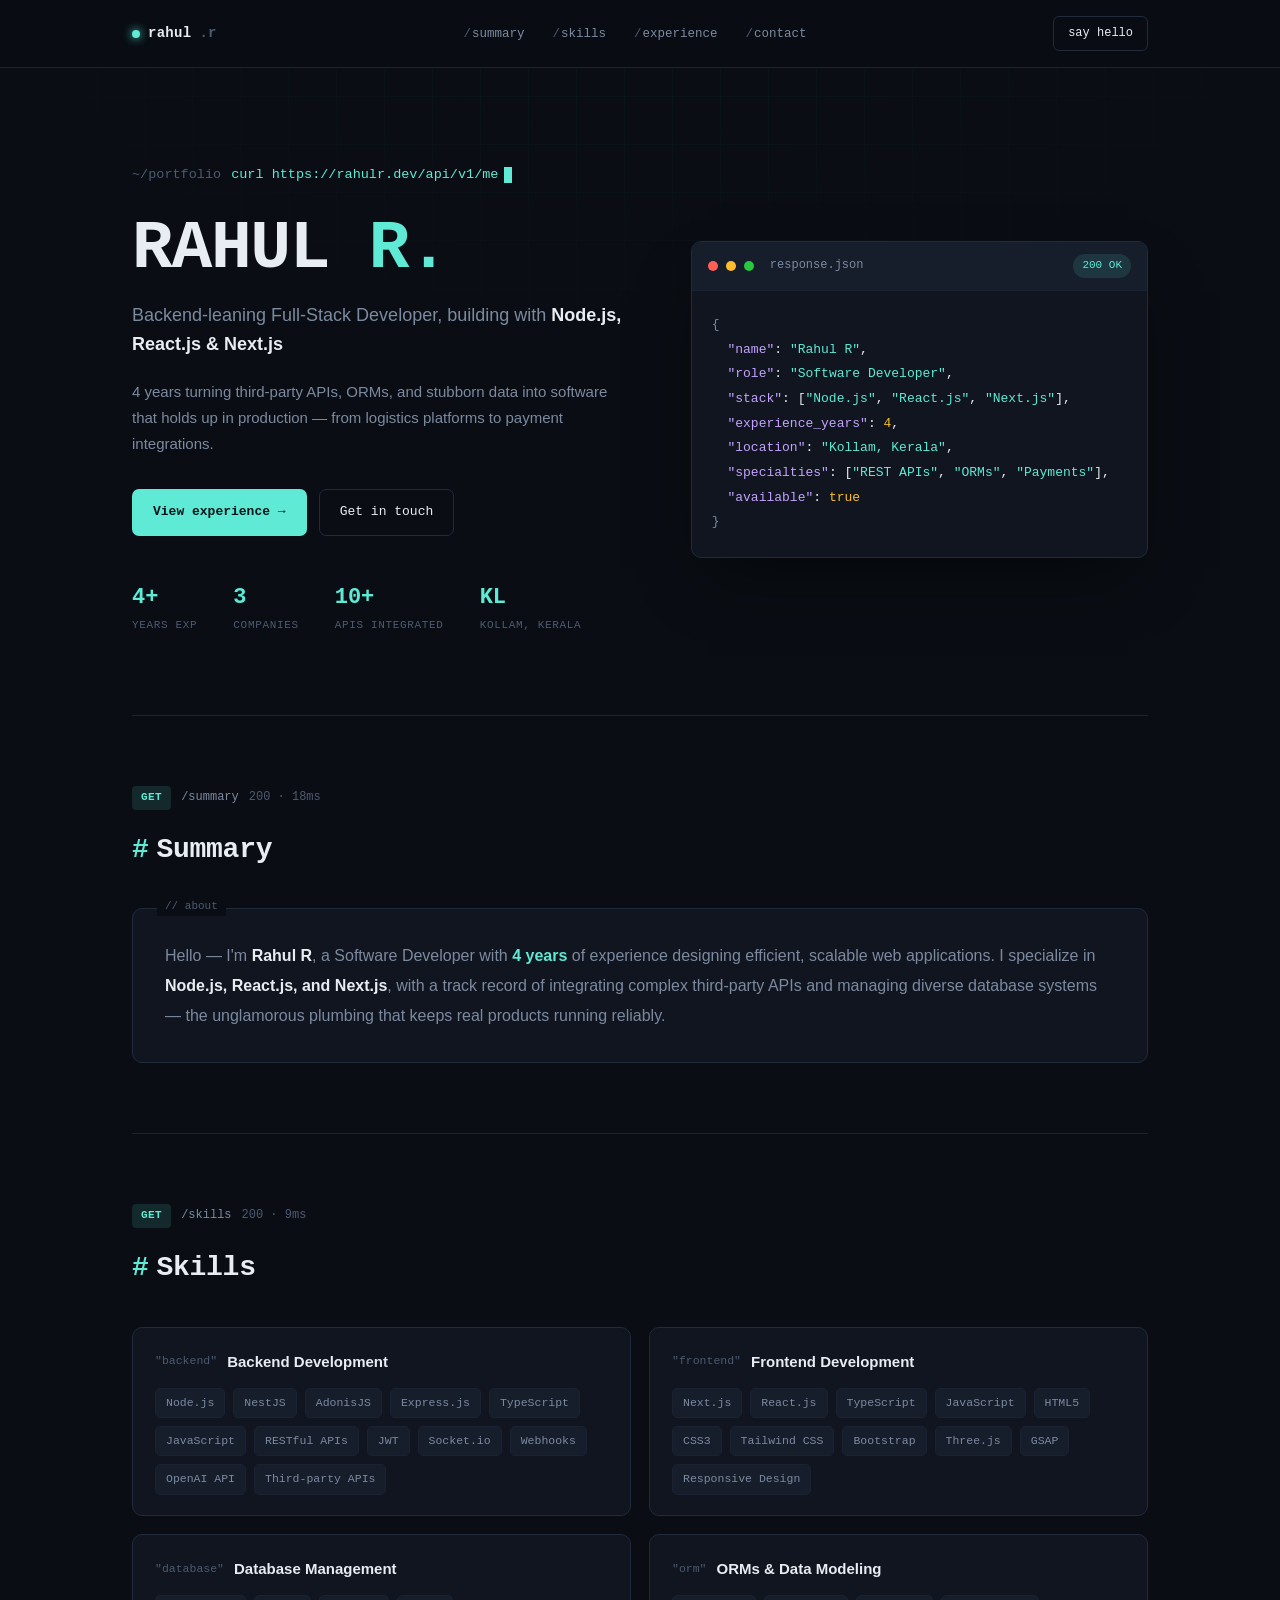
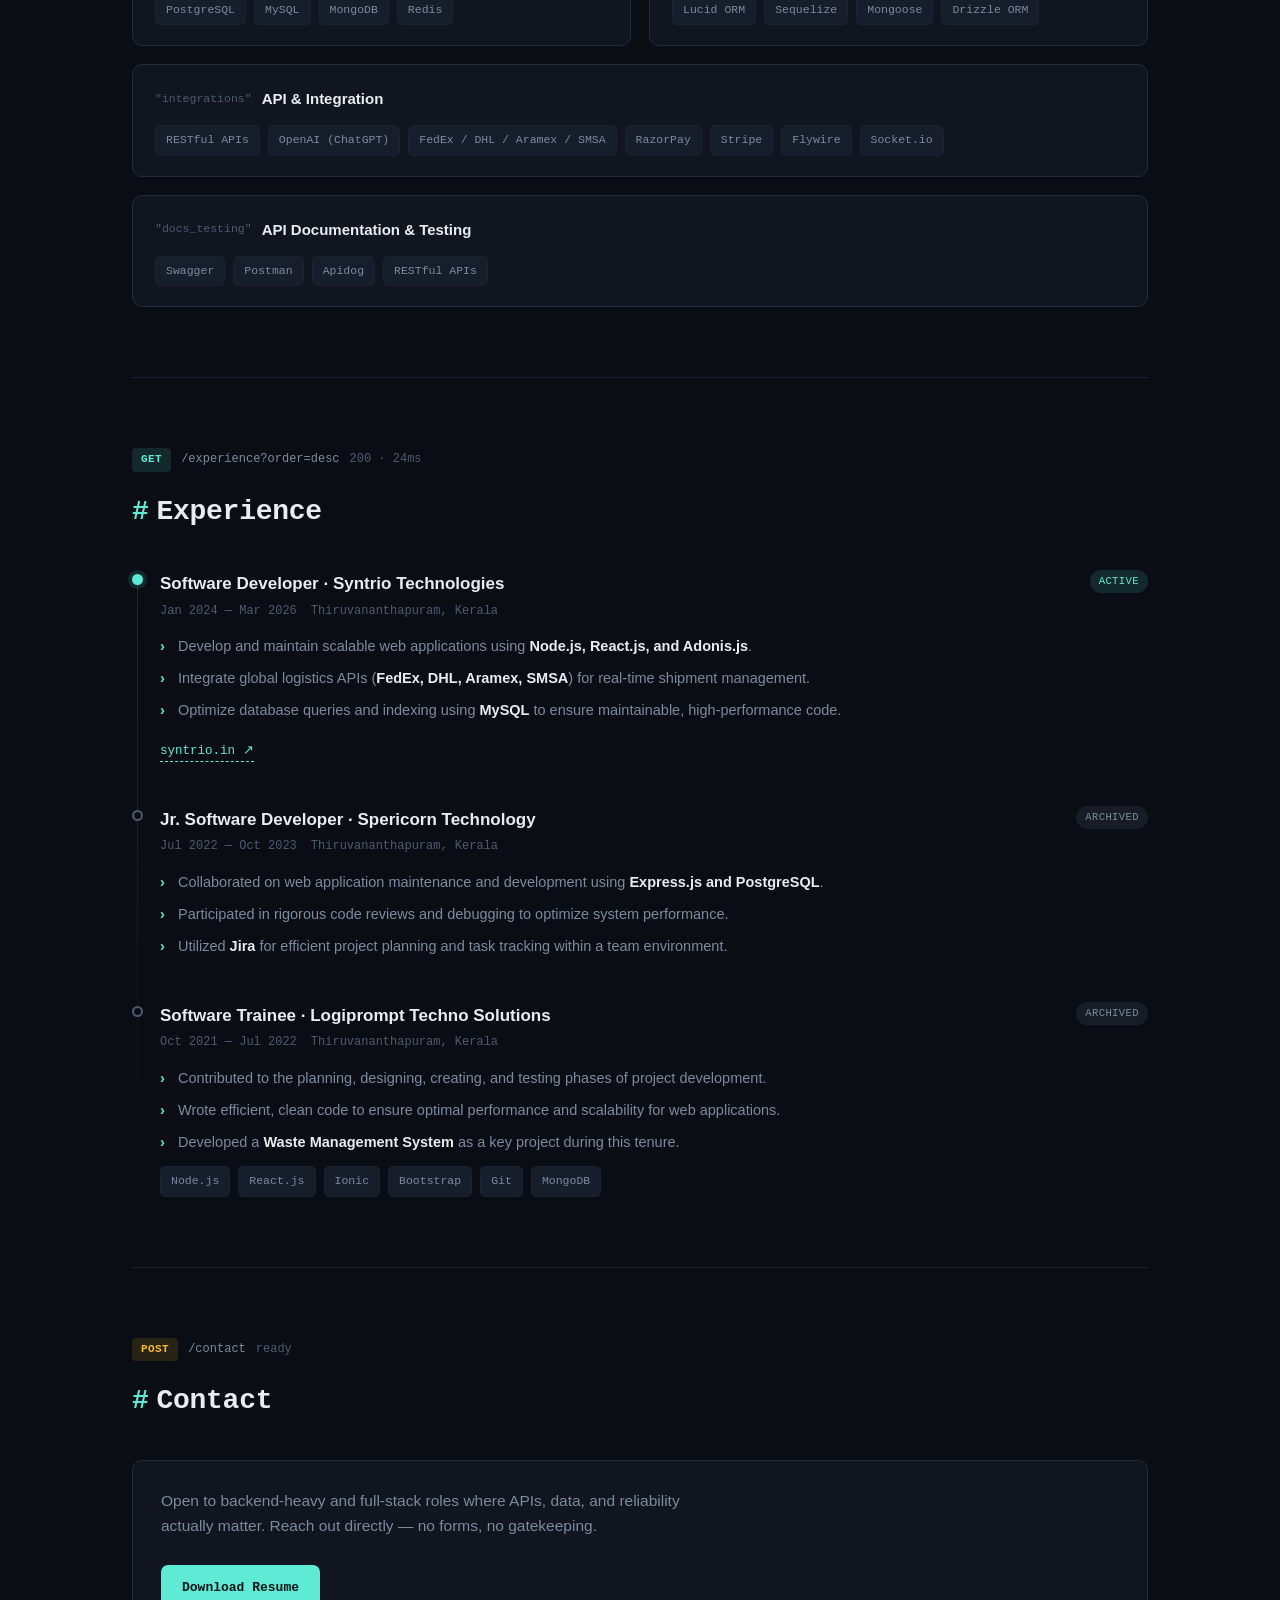
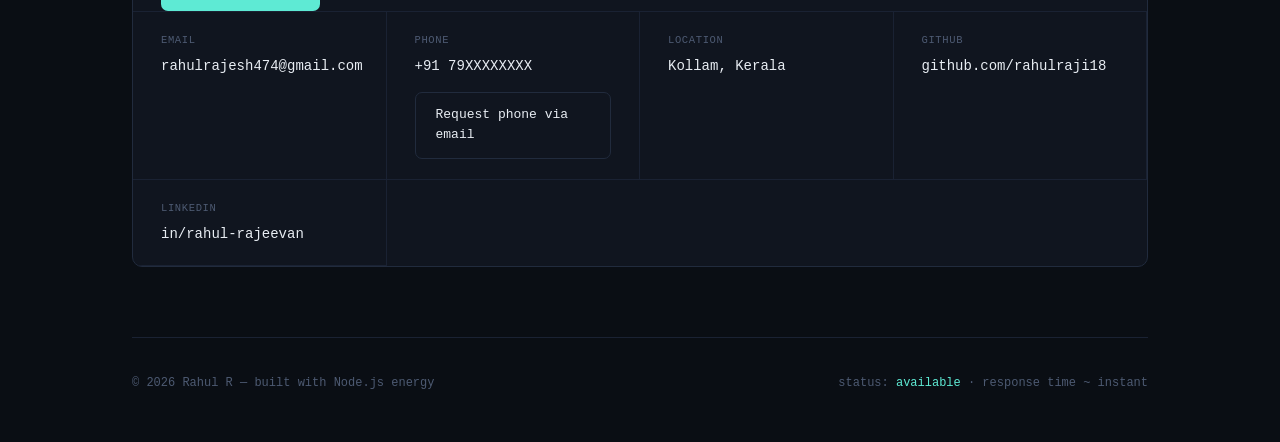
<file: index.html>
<link rel="stylesheet" href="public/styles.css">
</head>
<body>

<nav>
  <div class="nav-inner">
    <div class="logo"><span class="dot"></span>rahul<span style="color:var(--text-dimmer)">.r</span></div>
    <button class="nav-toggle" aria-expanded="false" aria-controls="nav-links">menu</button>
    <div class="nav-links" id="nav-links">
      <a class="path" href="#summary">summary</a>
      <a class="path" href="#skills">skills</a>
      <a class="path" href="#experience">experience</a>
      <a class="path" href="#contact">contact</a>
    </div>
    <a class="nav-cta" href="mailto:rahulrajesh474@gmail.com">say hello</a>
  </div>
</nav>

<div class="wrap">
  <header class="hero">
    <div class="hero-grid">
      <div>
        <div class="terminal-line"><span class="prompt">~/portfolio</span>curl https://rahulr.dev/api/v1/me<span class="cursor"></span></div>
        <h1>RAHUL <span class="last">R.</span></h1>
        <p class="role">Backend-leaning Full-Stack Developer, building with <b>Node.js, React.js &amp; Next.js</b></p>
        <p class="desc">4 years turning third-party APIs, ORMs, and stubborn data into software that holds up in production — from logistics platforms to payment integrations.</p>
        <div class="hero-actions">
          <a class="btn btn-primary" href="#experience">View experience →</a>
          <a class="btn btn-ghost" href="#contact">Get in touch</a>
        </div>
        <div class="stat-row">
          <div class="stat"><div class="num">4+</div><div class="lab">years exp</div></div>
          <div class="stat"><div class="num">3</div><div class="lab">companies</div></div>
          <div class="stat"><div class="num">10+</div><div class="lab">apis integrated</div></div>
          <div class="stat"><div class="num">KL</div><div class="lab">kollam, kerala</div></div>
        </div>
      </div>

      <div class="json-panel">
        <div class="json-titlebar">
          <span class="tdot r"></span><span class="tdot y"></span><span class="tdot g"></span>
          <span class="fname">response.json</span>
          <span class="json-status">200 OK</span>
        </div>
        <div class="json-body" id="jsonBody"></div>
      </div>
    </div>
  </header>

  <section id="summary">
    <div class="endpoint-tag"><span class="method get">GET</span><span class="route">/summary</span><span class="status">200 · 18ms</span></div>
    <div class="section-head"><h2 class="title reveal"><span class="hash">#</span>Summary</h2></div>
    <div class="summary-panel reveal">
      <p>Hello — I'm <b>Rahul R</b>, a Software Developer with <span class="highlight">4 years</span> of experience designing efficient, scalable web applications. I specialize in <b>Node.js, React.js, and Next.js</b>, with a track record of integrating complex third-party APIs and managing diverse database systems — the unglamorous plumbing that keeps real products running reliably.</p>
    </div>
  </section>

  <section id="skills">
    <div class="endpoint-tag"><span class="method get">GET</span><span class="route">/skills</span><span class="status">200 · 9ms</span></div>
    <div class="section-head"><h2 class="title reveal"><span class="hash">#</span>Skills</h2></div>
    <div class="skills-grid">
      <div class="skill-card reveal">
        <div class="sk-head"><span class="sk-key">"backend"</span><h3>Backend Development</h3></div>
        <div class="chip-row">
          <span class="chip">Node.js</span>
          <span class="chip">NestJS</span>
          <span class="chip">AdonisJS</span>
          <span class="chip">Express.js</span>
          <span class="chip">TypeScript</span>
          <span class="chip">JavaScript</span>
          <span class="chip">RESTful APIs</span>
          <span class="chip">JWT</span>
          <span class="chip">Socket.io</span>
          <span class="chip">Webhooks</span>
          <span class="chip">OpenAI API</span>
          <span class="chip">Third‑party APIs</span>
        </div>
      </div>
      <div class="skill-card reveal">
        <div class="sk-head"><span class="sk-key">"frontend"</span><h3>Frontend Development</h3></div>
        <div class="chip-row">
          <span class="chip">Next.js</span>
          <span class="chip">React.js</span>
          <span class="chip">TypeScript</span>
          <span class="chip">JavaScript</span>
          <span class="chip">HTML5</span>
          <span class="chip">CSS3</span>
          <span class="chip">Tailwind CSS</span>
          <span class="chip">Bootstrap</span>
          <span class="chip">Three.js</span>
          <span class="chip">GSAP</span>
          <span class="chip">Responsive Design</span>
        </div>
      </div>
      <div class="skill-card reveal">
        <div class="sk-head"><span class="sk-key">"database"</span><h3>Database Management</h3></div>
        <div class="chip-row">
          <span class="chip">PostgreSQL</span>
          <span class="chip">MySQL</span>
          <span class="chip">MongoDB</span>
          <span class="chip">Redis</span>
        </div>
      </div>
      <div class="skill-card reveal">
        <div class="sk-head"><span class="sk-key">"orm"</span><h3>ORMs &amp; Data Modeling</h3></div>
        <div class="chip-row">
          <span class="chip">Lucid ORM</span>
          <span class="chip">Sequelize</span>
          <span class="chip">Mongoose</span>
          <span class="chip">Drizzle ORM</span>
        </div>
      </div>
      <div class="skill-card reveal" style="grid-column: span 2;">
        <div class="sk-head"><span class="sk-key">"integrations"</span><h3>API &amp; Integration</h3></div>
        <div class="chip-row">
          <span class="chip">RESTful APIs</span><span class="chip">OpenAI (ChatGPT)</span><span class="chip">FedEx / DHL / Aramex / SMSA</span><span class="chip">RazorPay</span><span class="chip">Stripe</span><span class="chip">Flywire</span><span class="chip">Socket.io</span>
        </div>
      </div>
      <div class="skill-card reveal" style="grid-column: span 2;">
        <div class="sk-head"><span class="sk-key">"docs_testing"</span><h3>API Documentation &amp; Testing</h3></div>
        <div class="chip-row">
          <span class="chip">Swagger</span><span class="chip">Postman</span><span class="chip">Apidog</span><span class="chip">RESTful APIs</span>
        </div>
      </div>
    </div>
  </section>

  <section id="experience">
    <div class="endpoint-tag"><span class="method get">GET</span><span class="route">/experience?order=desc</span><span class="status">200 · 24ms</span></div>
    <div class="section-head"><h2 class="title reveal"><span class="hash">#</span>Experience</h2></div>

    <div class="timeline">
      <div class="job active reveal">
        <span class="node"></span>
        <div class="job-head">
          <h3>Software Developer · Syntrio Technologies</h3>
          <span class="badge active">active</span>
        </div>
        <div class="job-meta"><span>Jan 2024 — Mar 2026</span><span>Thiruvananthapuram, Kerala</span></div>
        <ul>
          <li>Develop and maintain scalable web applications using <b>Node.js, React.js, and Adonis.js</b>.</li>
          <li>Integrate global logistics APIs (<b>FedEx, DHL, Aramex, SMSA</b>) for real-time shipment management.</li>
          <li>Optimize database queries and indexing using <b>MySQL</b> to ensure maintainable, high-performance code.</li>
        </ul>
        <a class="job-link" href="https://syntrio.in/" target="_blank" rel="noopener">syntrio.in ↗</a>
      </div>

      <div class="job reveal">
        <span class="node"></span>
        <div class="job-head">
          <h3>Jr. Software Developer · Spericorn Technology</h3>
          <span class="badge archived">archived</span>
        </div>
        <div class="job-meta"><span>Jul 2022 — Oct 2023</span><span>Thiruvananthapuram, Kerala</span></div>
        <ul>
          <li>Collaborated on web application maintenance and development using <b>Express.js and PostgreSQL</b>.</li>
          <li>Participated in rigorous code reviews and debugging to optimize system performance.</li>
          <li>Utilized <b>Jira</b> for efficient project planning and task tracking within a team environment.</li>
        </ul>
      </div>

      <div class="job reveal">
        <span class="node"></span>
        <div class="job-head">
          <h3>Software Trainee · Logiprompt Techno Solutions</h3>
          <span class="badge archived">archived</span>
        </div>
        <div class="job-meta"><span>Oct 2021 — Jul 2022</span><span>Thiruvananthapuram, Kerala</span></div>
        <ul>
          <li>Contributed to the planning, designing, creating, and testing phases of project development.</li>
          <li>Wrote efficient, clean code to ensure optimal performance and scalability for web applications.</li>
          <li>Developed a <b>Waste Management System</b> as a key project during this tenure.</li>
        </ul>
        <div class="chip-row" style="margin-top:12px;">
          <span class="chip">Node.js</span><span class="chip">React.js</span><span class="chip">Ionic</span><span class="chip">Bootstrap</span><span class="chip">Git</span><span class="chip">MongoDB</span>
        </div>
      </div>
    </div>
  </section>

  <section id="contact">
    <div class="endpoint-tag"><span class="method post">POST</span><span class="route">/contact</span><span class="status">ready</span></div>
    <div class="section-head"><h2 class="title reveal"><span class="hash">#</span>Contact</h2></div>

    <div class="contact-panel reveal">
      <div class="contact-top">
        <p>Open to backend-heavy and full-stack roles where APIs, data, and reliability actually matter. Reach out directly — no forms, no gatekeeping.</p>
        <div style="margin-top:12px;">
          <a class="btn btn-primary" href="https://drive.google.com/uc?export=download&id=1yiN4OnFxsHHLfT9BRdVdCTHOQGaPBMBY" target="_blank" rel="noopener" aria-label="Download resume">Download Resume</a>
        </div>
      </div>
      <div class="contact-grid">
        <a class="contact-item" href="mailto:rahulrajesh474@gmail.com">
          <span class="ci-label">email</span>
          <span class="ci-value">rahulrajesh474@gmail.com</span>
        </a>
        <div class="contact-item">
          <span class="ci-label">phone</span>
          <span class="ci-value">+91 79XXXXXXXX</span>
          <div style="margin-top:8px;">
            <a class="btn btn-ghost" href="mailto:rahulrajesh474@gmail.com?subject=Request%20for%20phone%20number&body=Hi%20Rahul%2C%0A%0AI%20would%20like%20to%20request%20your%20phone%20number%20for%20further%20discussion.%20Please%20share%20it%20if%20you%20agree.%0A%0AThanks." rel="noopener">Request phone via email</a>
          </div>
        </div>
        <div class="contact-item">
          <span class="ci-label">location</span>
          <span class="ci-value">Kollam, Kerala</span>
        </div>
        <a class="contact-item" href="https://github.com/rahulraji18" target="_blank" rel="noopener">
          <span class="ci-label">github</span>
          <span class="ci-value">github.com/rahulraji18</span>
        </a>
        <a class="contact-item" href="https://linkedin.com/in/rahul-rajeevan" target="_blank" rel="noopener">
          <span class="ci-label">linkedin</span>
          <span class="ci-value">in/rahul-rajeevan</span>
        </a>
      </div>
    </div>
  </section>

  <footer>
    <span>© 2026 Rahul R — built with Node.js energy</span>
    <span>status: <span style="color:var(--accent)">available</span> · response time ~ instant</span>
  </footer>
</div>

<script>
  // Typing JSON response in hero
  const jsonLines = [
    '<span class="brace">{</span>',
    '&nbsp;&nbsp;<span class="k">"name"</span>: <span class="s">"Rahul R"</span>,',
    '&nbsp;&nbsp;<span class="k">"role"</span>: <span class="s">"Software Developer"</span>,',
    '&nbsp;&nbsp;<span class="k">"stack"</span>: [<span class="s">"Node.js"</span>, <span class="s">"React.js"</span>, <span class="s">"Next.js"</span>],',
    '&nbsp;&nbsp;<span class="k">"experience_years"</span>: <span class="n">4</span>,',
    '&nbsp;&nbsp;<span class="k">"location"</span>: <span class="s">"Kollam, Kerala"</span>,',
    '&nbsp;&nbsp;<span class="k">"specialties"</span>: [<span class="s">"REST APIs"</span>, <span class="s">"ORMs"</span>, <span class="s">"Payments"</span>],',
    '&nbsp;&nbsp;<span class="k">"available"</span>: <span class="n">true</span>',
    '<span class="brace">}</span>'
  ];
  const jsonBody = document.getElementById('jsonBody');
  jsonLines.forEach((line, i) => {
    const div = document.createElement('div');
    div.className = 'ln';
    div.style.animationDelay = (0.15 * i + 0.3) + 's';
    div.innerHTML = line;
    jsonBody.appendChild(div);
  });

  // Scroll reveal
  const reveals = document.querySelectorAll('.reveal');
  const io = new IntersectionObserver((entries) => {
    entries.forEach(e => {
      if(e.isIntersecting){
        e.target.classList.add('in');
        io.unobserve(e.target);
      }
    });
  }, { threshold: 0.15 });
  reveals.forEach(r => io.observe(r));

  // Mobile nav toggle
  const navToggle = document.querySelector('.nav-toggle');
  const navLinks = document.getElementById('nav-links');
  if(navToggle && navLinks){
    navToggle.addEventListener('click', () => {
      const open = navLinks.classList.toggle('mobile-open');
      navToggle.setAttribute('aria-expanded', open ? 'true' : 'false');
    });
    // close menu when a link is clicked
    navLinks.querySelectorAll('a').forEach(a => a.addEventListener('click', () => {
      navLinks.classList.remove('mobile-open');
      navToggle.setAttribute('aria-expanded', 'false');
    }));
  }
</script>

</body>
</html>
</file>
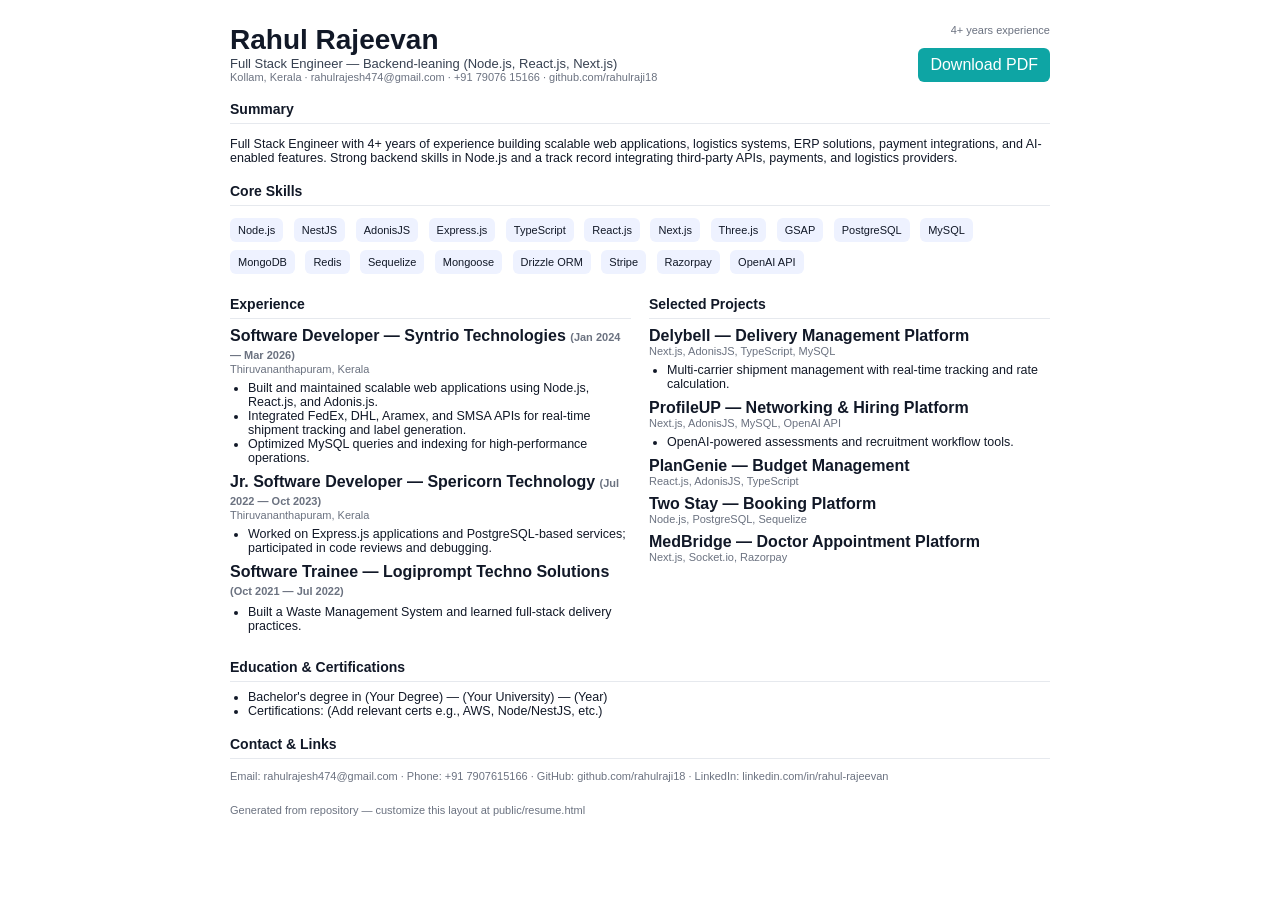
<file: public/resume.html>
<!doctype html>
<html lang="en">
<head>
  <meta charset="utf-8">
  <meta name="viewport" content="width=device-width,initial-scale=1">
  <title>Rahul Rajeevan — Resume</title>
  <style>
    /* Print-friendly A4 layout */
    @page { size: A4; margin: 24mm; }
    html,body{height:100%;}
    body{
      font-family: -apple-system, BlinkMacSystemFont, "Segoe UI", Roboto, "Helvetica Neue", Arial;
      color:#111827; background: #fff; margin:0; padding:0; -webkit-font-smoothing:antialiased;
    }
    .container{max-width: 820px; margin: 0 auto; padding: 24px 28px;}
    header{display:flex;justify-content:space-between;align-items:flex-start;gap:12px}
    .name{font-size:28px; font-weight:700}
    .role{font-size:13px;color:#374151}
    .contact{font-size:12px;color:#374151}
    .section{margin-top:18px}
    h2{font-size:14px;margin:0 0 8px 0;color:#111827;border-bottom:1px solid #e6e9ee;padding-bottom:6px}
    p,li{font-size:12.5px;color:#111827}
    ul{margin:6px 0 0 18px;padding:0}
    .two-col{display:flex;gap:18px}
    .col{flex:1}
    .chip{display:inline-block;background:#eef2ff;padding:6px 8px;margin:4px 6px 4px 0;border-radius:6px;font-size:11px}
    .meta{font-size:11px;color:#6b7280}
    .projects{margin-top:6px}
    .project{margin-bottom:8px}
    footer{margin-top:22px;font-size:11px;color:#6b7280}
    .download{display:inline-block;margin-top:12px;padding:8px 12px;background:#0ea5a4;color:white;border-radius:6px;text-decoration:none}
    /* ensure page breaks don't split sections awkwardly */
    .avoid-break{break-inside:avoid;page-break-inside:avoid}
  </style>
</head>
<body>
  <div class="container">
    <header>
      <div>
        <div class="name">Rahul Rajeevan</div>
        <div class="role">Full Stack Engineer — Backend-leaning (Node.js, React.js, Next.js)</div>
        <div class="contact meta">Kollam, Kerala · rahulrajesh474@gmail.com · +91 79076 15166 · github.com/rahulraji18</div>
      </div>
      <div style="text-align:right">
        <div class="meta">4+ years experience</div>
        <a class="download" href="resume.pdf" download>Download PDF</a>
      </div>
    </header>

    <section class="section summary avoid-break">
      <h2>Summary</h2>
      <p>Full Stack Engineer with 4+ years of experience building scalable web applications, logistics systems, ERP solutions, payment integrations, and AI-enabled features. Strong backend skills in Node.js and a track record integrating third-party APIs, payments, and logistics providers.</p>
    </section>

    <section class="section avoid-break">
      <h2>Core Skills</h2>
      <div style="margin-top:8px">
        <div class="chip">Node.js</div>
        <div class="chip">NestJS</div>
        <div class="chip">AdonisJS</div>
        <div class="chip">Express.js</div>
        <div class="chip">TypeScript</div>
        <div class="chip">React.js</div>
        <div class="chip">Next.js</div>
        <div class="chip">Three.js</div>
        <div class="chip">GSAP</div>
        <div class="chip">PostgreSQL</div>
        <div class="chip">MySQL</div>
        <div class="chip">MongoDB</div>
        <div class="chip">Redis</div>
        <div class="chip">Sequelize</div>
        <div class="chip">Mongoose</div>
        <div class="chip">Drizzle ORM</div>
        <div class="chip">Stripe</div>
        <div class="chip">Razorpay</div>
        <div class="chip">OpenAI API</div>
      </div>
    </section>

    <section class="section avoid-break two-col">
      <div class="col">
        <h2>Experience</h2>
        <div class="projects">
          <div class="project">
            <div style="font-weight:600">Software Developer — Syntrio Technologies <span class="meta">(Jan 2024 — Mar 2026)</span></div>
            <div class="meta">Thiruvananthapuram, Kerala</div>
            <ul>
              <li>Built and maintained scalable web applications using Node.js, React.js, and Adonis.js.</li>
              <li>Integrated FedEx, DHL, Aramex, and SMSA APIs for real-time shipment tracking and label generation.</li>
              <li>Optimized MySQL queries and indexing for high-performance operations.</li>
            </ul>
          </div>

          <div class="project">
            <div style="font-weight:600">Jr. Software Developer — Spericorn Technology <span class="meta">(Jul 2022 — Oct 2023)</span></div>
            <div class="meta">Thiruvananthapuram, Kerala</div>
            <ul>
              <li>Worked on Express.js applications and PostgreSQL-based services; participated in code reviews and debugging.</li>
            </ul>
          </div>

          <div class="project">
            <div style="font-weight:600">Software Trainee — Logiprompt Techno Solutions <span class="meta">(Oct 2021 — Jul 2022)</span></div>
            <ul>
              <li>Built a Waste Management System and learned full-stack delivery practices.</li>
            </ul>
          </div>
        </div>
      </div>

      <div class="col">
        <h2>Selected Projects</h2>
        <div class="project">
          <div style="font-weight:600">Delybell — Delivery Management Platform</div>
          <div class="meta">Next.js, AdonisJS, TypeScript, MySQL</div>
          <ul>
            <li>Multi-carrier shipment management with real-time tracking and rate calculation.</li>
          </ul>
        </div>

        <div class="project">
          <div style="font-weight:600">ProfileUP — Networking & Hiring Platform</div>
          <div class="meta">Next.js, AdonisJS, MySQL, OpenAI API</div>
          <ul>
            <li>OpenAI-powered assessments and recruitment workflow tools.</li>
          </ul>
        </div>

        <div class="project">
          <div style="font-weight:600">PlanGenie — Budget Management</div>
          <div class="meta">React.js, AdonisJS, TypeScript</div>
        </div>

        <div class="project">
          <div style="font-weight:600">Two Stay — Booking Platform</div>
          <div class="meta">Node.js, PostgreSQL, Sequelize</div>
        </div>

        <div class="project">
          <div style="font-weight:600">MedBridge — Doctor Appointment Platform</div>
          <div class="meta">Next.js, Socket.io, Razorpay</div>
        </div>
      </div>
    </section>

    <section class="section avoid-break">
      <h2>Education & Certifications</h2>
      <ul>
        <li>Bachelor's degree in (Your Degree) — (Your University) — (Year)</li>
        <li>Certifications: (Add relevant certs e.g., AWS, Node/NestJS, etc.)</li>
      </ul>
    </section>

    <section class="section avoid-break">
      <h2>Contact & Links</h2>
      <p class="meta">Email: rahulrajesh474@gmail.com · Phone: +91 7907615166 · GitHub: github.com/rahulraji18 · LinkedIn: linkedin.com/in/rahul-rajeevan</p>
    </section>

    <footer>
      <div class="meta">Generated from repository — customize this layout at public/resume.html</div>
    </footer>
  </div>
</body>
</html>
</file>
<file: public/styles.css>
/* full stylesheet extracted from index.html */
:root{
  --bg: #0a0e14;
  --bg-panel: #10151f;
  --bg-panel-2: #161d2b;
  --border: #212b3d;
  --border-soft: #1a2233;
  --text: #e8edf3;
  --text-dim: #7c8aa0;
  --text-dimmer: #4d5a72;
  --accent: #5eead4;
  --accent-soft: rgba(94,234,212,0.12);
  --amber: #fbbf24;
  --amber-soft: rgba(251,191,36,0.12);
  --violet: #c4a3ff;
  --radius: 10px;
  --mono: 'JetBrains Mono', monospace;
  --sans: 'Inter', sans-serif;
}

*{ box-sizing: border-box; margin:0; padding:0; }

html{ scroll-behavior: smooth; }

body{
  background: var(--bg);
  color: var(--text);
  font-family: var(--sans);
  line-height: 1.6;
  -webkit-font-smoothing: antialiased;
  overflow-x: hidden;
}

body::before{
  content: '';
  position: fixed;
  inset: 0;
  background-image:
    linear-gradient(rgba(94,234,212,0.035) 1px, transparent 1px),
    linear-gradient(90deg, rgba(94,234,212,0.035) 1px, transparent 1px);
  background-size: 48px 48px;
  pointer-events: none;
  z-index: 0;
  mask-image: radial-gradient(ellipse 80% 60% at 50% 0%, black 0%, transparent 70%);
}

a{ color: inherit; text-decoration: none; }

.wrap{
  max-width: 1080px;
  margin: 0 auto;
  padding: 0 32px;
  position: relative;
  z-index: 1;
}

::selection{ background: var(--accent-soft); color: var(--accent); }

/* ---------- NAV ---------- */
nav{
  position: sticky;
  top: 0;
  z-index: 50;
  backdrop-filter: blur(14px);
  background: rgba(10,14,20,0.78);
  border-bottom: 1px solid var(--border-soft);
}
.nav-inner{
  max-width: 1080px;
  margin: 0 auto;
  padding: 16px 32px;
  display: flex;
  align-items: center;
  justify-content: space-between;
  font-family: var(--mono);
}
.nav-toggle{
  display: none;
  background: transparent;
  border: 1px solid var(--border);
  color: var(--text);
  padding: 6px 8px;
  border-radius: 6px;
  font-family: var(--mono);
  font-size: 13px;
}
.logo{
  font-weight: 700;
  font-size: 14px;
  letter-spacing: 0.02em;
  display: flex;
  align-items: center;
  gap: 8px;
}
.logo .dot{
  width: 8px; height: 8px; border-radius: 50%;
  background: var(--accent);
  box-shadow: 0 0 10px var(--accent);
  animation: pulse 2.2s ease-in-out infinite;
}
@keyframes pulse{
  0%,100%{ opacity: 1; transform: scale(1); }
  50%{ opacity: 0.5; transform: scale(0.8); }
}
.nav-links{
  display: flex;
  gap: 28px;
  font-size: 12.5px;
  color: var(--text-dim);
}
.nav-links a{
  transition: color 0.2s ease;
  position: relative;
}
.nav-links a:hover{ color: var(--accent); }
.nav-links .path::before{ content: '/'; color: var(--text-dimmer); margin-right: 1px; }
.nav-cta{
  font-size: 12px;
  border: 1px solid var(--border);
  padding: 7px 14px;
  border-radius: 6px;
  color: var(--text);
  transition: all 0.2s ease;
}
.nav-cta:hover{ border-color: var(--accent); color: var(--accent); background: var(--accent-soft); }
@media (max-width: 720px){
  .nav-links{ display: none; }
  .nav-toggle{ display: inline-flex; }
  .nav-links.mobile-open{ display: flex; flex-direction: column; gap: 14px; position: absolute; top: 62px; right: 24px; background: rgba(10,14,20,0.96); padding: 14px 18px; border-radius: 8px; border: 1px solid var(--border); width: calc(100% - 48px); box-shadow: 0 8px 30px rgba(0,0,0,0.6); }
}

/* ---------- HERO ---------- */
header.hero{
  padding: 96px 0 80px;
  position: relative;
}
.hero-grid{
  display: grid;
  grid-template-columns: 1.1fr 1fr;
  gap: 56px;
  align-items: center;
}
@media (max-width: 880px){
  .hero-grid{ grid-template-columns: 1fr; gap: 40px; }
}

.terminal-line{
  font-family: var(--mono);
  font-size: 13.5px;
  color: var(--accent);
  margin-bottom: 28px;
  display: flex;
  align-items: center;
  gap: 2px;
}
.terminal-line .prompt{ color: var(--text-dimmer); margin-right: 8px; }
.cursor{
  display: inline-block;
  width: 8px; height: 16px;
  background: var(--accent);
  margin-left: 4px;
  animation: blink 1s step-end infinite;
}
@keyframes blink{ 50%{ opacity: 0; } }

.hero h1{
  font-family: var(--mono);
  font-weight: 800;
  font-size: clamp(42px, 6.2vw, 68px);
  letter-spacing: -0.02em;
  line-height: 1.02;
  color: var(--text);
}
.hero h1 .last{ color: var(--accent); }

.hero .role{
  margin-top: 18px;
  font-size: 18px;
  color: var(--text-dim);
  font-weight: 500;
}
.hero .role b{ color: var(--text); font-weight: 600; }

.hero .desc{
  margin-top: 20px;
  font-size: 15px;
  color: var(--text-dim);
  max-width: 480px;
  line-height: 1.75;
}

.hero-actions{
  margin-top: 32px;
  display: flex;
  gap: 12px;
  flex-wrap: wrap;
}
.btn{
  font-family: var(--mono);
  font-size: 13px;
  font-weight: 500;
  padding: 12px 20px;
  border-radius: 7px;
  display: inline-flex;
  align-items: center;
  gap: 8px;
  transition: all 0.2s ease;
  border: 1px solid transparent;
}
.btn-primary{
  background: var(--accent);
  color: #06151a;
  font-weight: 700;
}
.btn-primary:hover{ transform: translateY(-2px); box-shadow: 0 8px 24px rgba(94,234,212,0.25); }
.btn-ghost{
  border-color: var(--border);
  color: var(--text);
}
.btn-ghost:hover{ border-color: var(--accent); color: var(--accent); }

.stat-row{
  margin-top: 44px;
  display: flex;
  gap: 36px;
  font-family: var(--mono);
  flex-wrap: wrap;
}
.stat-row .stat .num{
  font-size: 22px;
  font-weight: 700;
  color: var(--accent);
}
.stat-row .stat .lab{
  font-size: 11px;
  color: var(--text-dimmer);
  text-transform: uppercase;
  letter-spacing: 0.06em;
  margin-top: 2px;
}

/* ---------- JSON PANEL ---------- */
.json-panel{
  background: var(--bg-panel);
  border: 1px solid var(--border);
  border-radius: var(--radius);
  overflow: hidden;
  box-shadow: 0 30px 60px -20px rgba(0,0,0,0.6);
}
.json-titlebar{
  display: flex;
  align-items: center;
  gap: 8px;
  padding: 12px 16px;
  border-bottom: 1px solid var(--border-soft);
  background: var(--bg-panel-2);
}
.json-titlebar .tdot{ width: 10px; height: 10px; border-radius: 50%; }
.tdot.r{ background: #ff5f56; }
.tdot.y{ background: #ffbd2e; }
.tdot.g{ background: #27c93f; }
.json-titlebar .fname{
  margin-left: 8px;
  font-family: var(--mono);
  font-size: 12px;
  color: var(--text-dim);
}
.json-status{
  margin-left: auto;
  font-family: var(--mono);
  font-size: 11px;
  color: var(--accent);
  background: var(--accent-soft);
  padding: 3px 9px;
  border-radius: 100px;
}
.json-body{
  padding: 22px 20px;
  font-family: var(--mono);
  font-size: 13px;
  line-height: 1.9;
}
.json-body .ln{ opacity: 0; transform: translateY(6px); animation: fadeIn 0.5s ease forwards; }
.json-body .k{ color: var(--violet); }
.json-body .s{ color: var(--accent); }
.json-body .n{ color: var(--amber); }
.json-body .p{ color: var(--text-dimmer); }
.json-body .brace{ color: var(--text-dim); }
@keyframes fadeIn{ to{ opacity: 1; transform: translateY(0); } }

/* ---------- SECTION SCAFFOLD ---------- */
section{
  padding: 70px 0;
  border-top: 1px solid var(--border-soft);
  /* offset anchors for the sticky nav so linked sections are visible */
  scroll-margin-top: 88px;
}
.endpoint-tag{
  display: inline-flex;
  align-items: center;
  gap: 10px;
  font-family: var(--mono);
  font-size: 12px;
  margin-bottom: 18px;
}
.method{
  padding: 3px 9px;
  border-radius: 4px;
  font-weight: 700;
  font-size: 11px;
  letter-spacing: 0.04em;
}
.method.get{ background: var(--accent-soft); color: var(--accent); }
.method.post{ background: var(--amber-soft); color: var(--amber); }
.endpoint-tag .route{ color: var(--text-dim); }
.endpoint-tag .status{ color: var(--text-dimmer); margin-left: auto; }

.section-head{
  display: flex;
  justify-content: space-between;
  align-items: baseline;
  margin-bottom: 36px;
  flex-wrap: wrap;
  gap: 10px;
}
h2.title{
  font-family: var(--mono);
  font-size: 28px;
  font-weight: 700;
  letter-spacing: -0.01em;
}
h2.title .hash{ color: var(--accent); margin-right: 8px; }

.reveal{
  opacity: 0;
  transform: translateY(18px);
  transition: opacity 0.7s ease, transform 0.7s ease;
}
.reveal.in{ opacity: 1; transform: translateY(0); }

/* ---------- SUMMARY ---------- */
.summary-panel{
  background: var(--bg-panel);
  border: 1px solid var(--border);
  border-radius: var(--radius);
  padding: 32px;
  position: relative;
}
.summary-panel::before{
  content: '// about';
  position: absolute;
  top: -11px;
  left: 24px;
  background: var(--bg);
  padding: 0 8px;
  font-family: var(--mono);
  font-size: 11px;
  color: var(--text-dimmer);
}
.summary-panel p{
  font-size: 16px;
  color: var(--text-dim);
  line-height: 1.85;
}
.summary-panel p b{ color: var(--text); font-weight: 600; }
.summary-panel .highlight{ color: var(--accent); font-weight: 600; }

/* ---------- SKILLS ---------- */
.skills-grid{
  display: grid;
  grid-template-columns: repeat(2, 1fr);
  gap: 18px;
}
@media (max-width: 720px){ .skills-grid{ grid-template-columns: 1fr; } }
.skill-card{
  background: var(--bg-panel);
  border: 1px solid var(--border);
  border-radius: var(--radius);
  padding: 22px 22px 20px;
  transition: border-color 0.2s ease, transform 0.2s ease;
}
.skill-card:hover{ border-color: var(--accent); transform: translateY(-3px); }
.skill-card .sk-head{
  display: flex;
  align-items: center;
  gap: 10px;
  margin-bottom: 14px;
}
.skill-card .sk-key{
  font-family: var(--mono);
  font-size: 11.5px;
  color: var(--text-dimmer);
}
.skill-card h3{
  font-size: 15px;
  font-weight: 600;
  color: var(--text);
}
.chip-row{
  display: flex;
  flex-wrap: wrap;
  gap: 8px;
}
.chip{
  font-family: var(--mono);
  font-size: 11.5px;
  padding: 5px 10px;
  border-radius: 5px;
  background: var(--bg-panel-2);
  border: 1px solid var(--border-soft);
  color: var(--text-dim);
}

@media (max-width: 480px){
  .chip{ padding: 4px 8px; font-size: 11px; }
  .wrap{ padding: 0 16px; }
  section{ padding: 40px 0; }
  header.hero{ padding: 56px 0 40px; }
}

/* ---------- EXPERIENCE ---------- */
.timeline{
  position: relative;
  padding-left: 28px;
}
.timeline::before{
  content: '';
  position: absolute;
  left: 5px; top: 6px; bottom: 6px;
  width: 1px;
  background: linear-gradient(var(--border), transparent);
}
.job{
  position: relative;
  margin-bottom: 44px;
}
.job:last-child{ margin-bottom: 0; }
.job .node{
  position: absolute;
  left: -28px;
  top: 4px;
  width: 11px; height: 11px;
  border-radius: 50%;
  background: var(--bg);
  border: 2px solid var(--text-dimmer);
}
.job.active .node{
  border-color: var(--accent);
  background: var(--accent);
  box-shadow: 0 0 0 4px var(--accent-soft);
  animation: pulse 2.2s ease-in-out infinite;
}
.job-head{
  display: flex;
  justify-content: space-between;
  align-items: flex-start;
  flex-wrap: wrap;
  gap: 8px;
  margin-bottom: 4px;
}
.job-head h3{
  font-size: 17px;
  font-weight: 700;
  color: var(--text);
}
.job-head .badge{
  font-family: var(--mono);
  font-size: 10.5px;
  padding: 3px 9px;
  border-radius: 100px;
  text-transform: uppercase;
  letter-spacing: 0.04em;
}
.badge.active{ background: var(--accent-soft); color: var(--accent); }
.badge.archived{ background: rgba(124,138,160,0.12); color: var(--text-dim); }
.job-meta{
  font-family: var(--mono);
  font-size: 12px;
  color: var(--text-dimmer);
  margin-bottom: 14px;
  display: flex;
  gap: 14px;
  flex-wrap: wrap;
}
.job ul{
  list-style: none;
}
.job ul li{
  position: relative;
  padding-left: 18px;
  color: var(--text-dim);
  font-size: 14.5px;
  margin-bottom: 9px;
  line-height: 1.6;
}
.job ul li::before{
  content: '›';
  position: absolute;
  left: 0;
  color: var(--accent);
  font-weight: 700;
}
.job ul li b{ color: var(--text); font-weight: 600; }
.job-link{
  display: inline-block;
  margin-top: 10px;
  font-family: var(--mono);
  font-size: 12.5px;
  color: var(--accent);
  border-bottom: 1px dashed var(--accent);
}

/* ---------- CONTACT ---------- */
.contact-panel{
  background: var(--bg-panel);
  border: 1px solid var(--border);
  border-radius: var(--radius);
  overflow: hidden;
}
.contact-top{
  padding: 28px 28px 0;
}
.contact-top p{
  color: var(--text-dim);
  font-size: 15.5px;
  max-width: 520px;
  margin-bottom: 26px;
}
.contact-grid{
  display: grid;
  grid-template-columns: repeat(auto-fit, minmax(230px, 1fr));
  border-top: 1px solid var(--border-soft);
}
.contact-item{
  padding: 20px 28px;
  border-right: 1px solid var(--border-soft);
  border-bottom: 1px solid var(--border-soft);
  display: flex;
  flex-direction: column;
  gap: 6px;
  transition: background 0.2s ease;
}
.contact-item:hover{ background: var(--bg-panel-2); }
.contact-item .ci-label{
  font-family: var(--mono);
  font-size: 10.5px;
  color: var(--text-dimmer);
  text-transform: uppercase;
  letter-spacing: 0.06em;
}
.contact-item .ci-value{
  font-family: var(--mono);
  font-size: 14px;
  color: var(--text);
}
.contact-item:hover .ci-value{ color: var(--accent); }

/* ---------- FOOTER ---------- */
footer{
  padding: 36px 0 48px;
  border-top: 1px solid var(--border-soft);
  display: flex;
  justify-content: space-between;
  align-items: center;
  font-family: var(--mono);
  font-size: 12px;
  color: var(--text-dimmer);
  flex-wrap: wrap;
  gap: 10px;
}

@media (prefers-reduced-motion: reduce){
  *{ animation: none !important; transition: none !important; }
}
</file>
